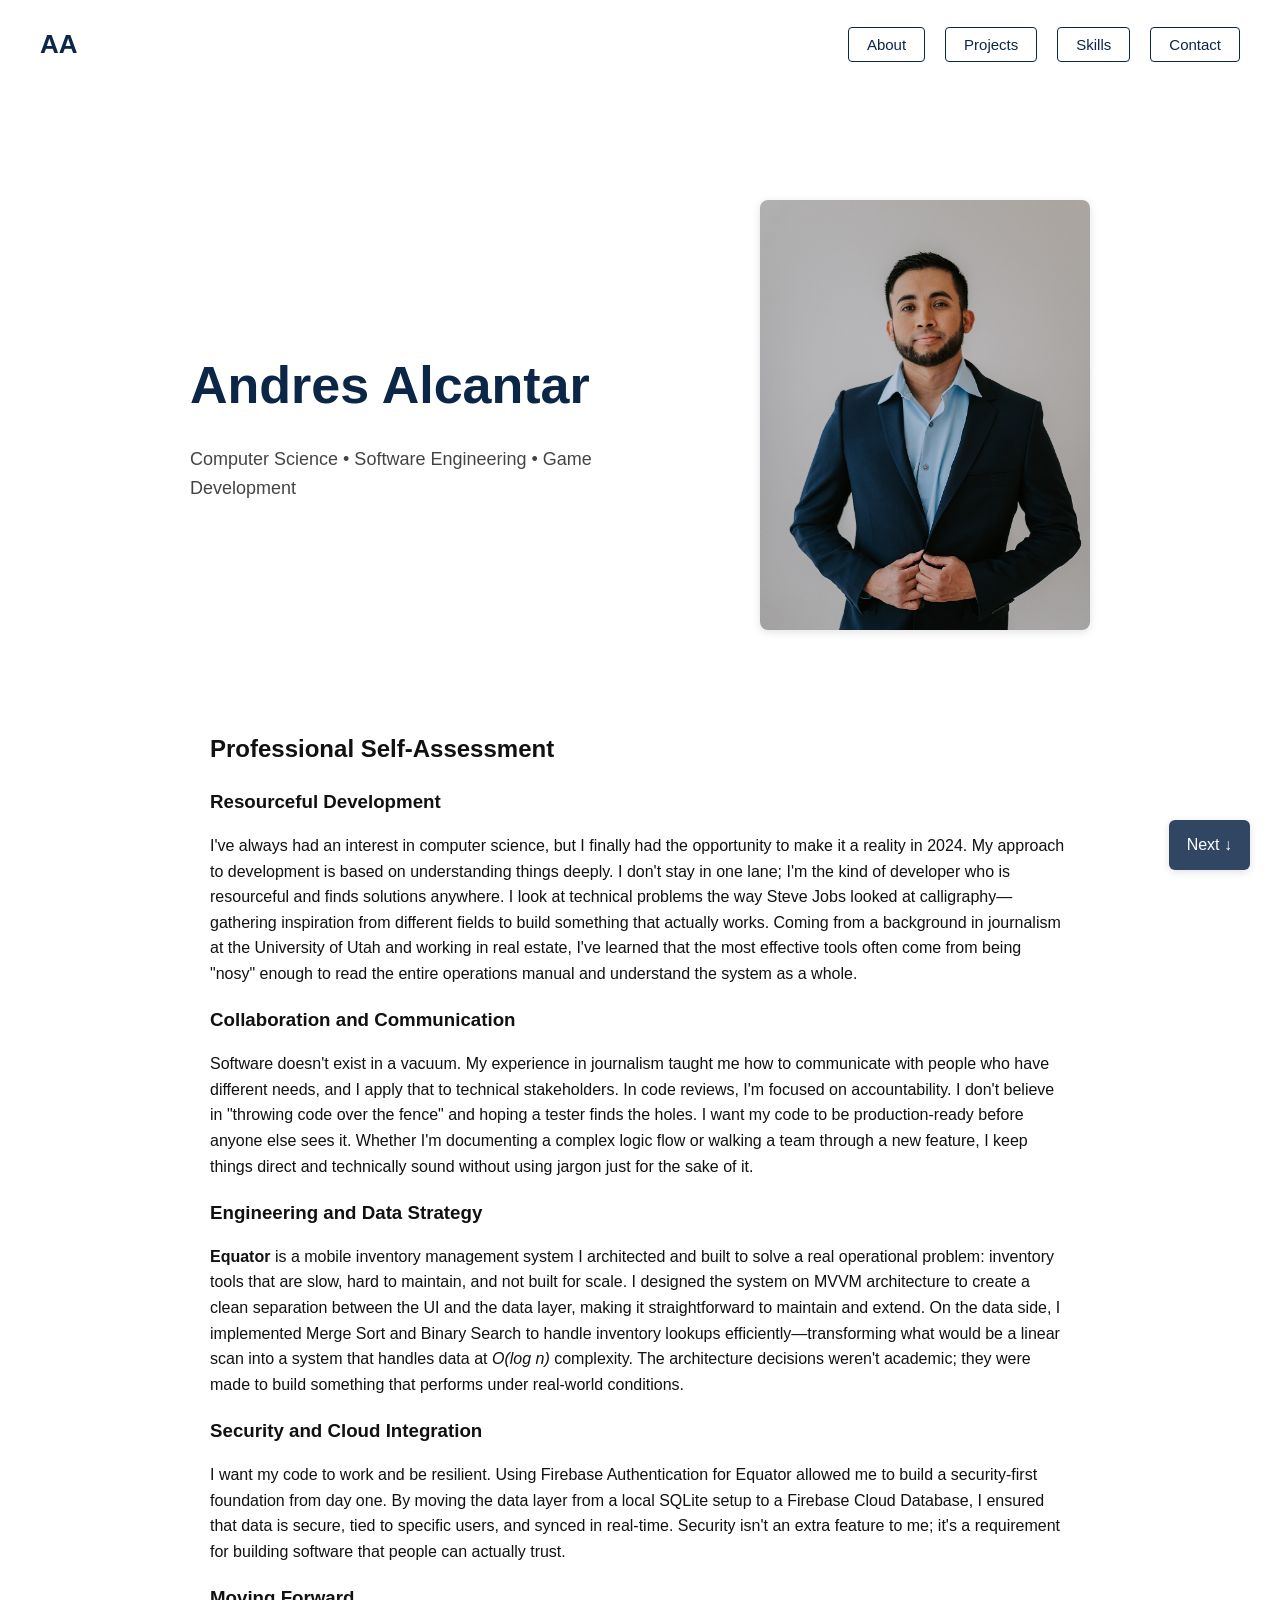
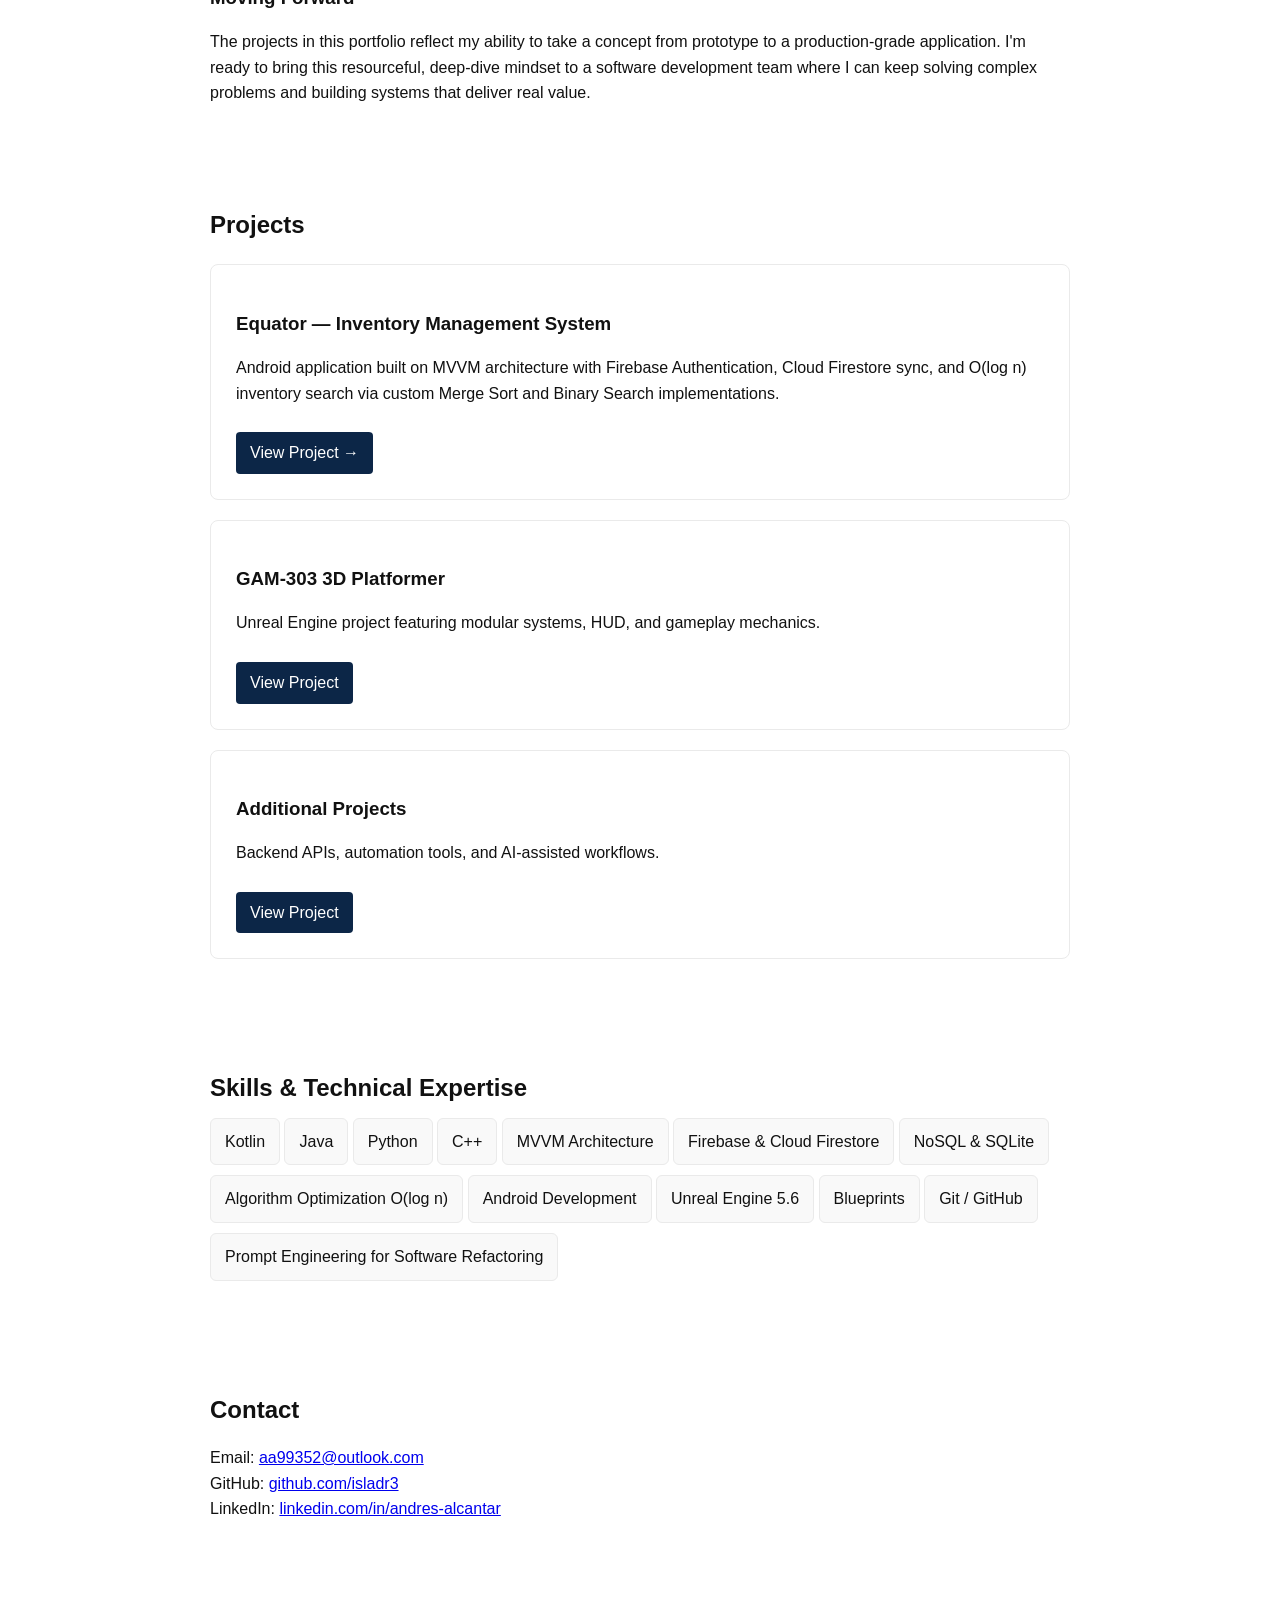
<file: index.html>
<!DOCTYPE html>
<html lang="en">
<head>
    <meta charset="UTF-8">
    <meta name="viewport" content="width=device-width, initial-scale=1.0">
    <title>Andres Alcantar | Portfolio</title>
    <link rel="stylesheet" href="style.css">
</head>
<body>

    <!-- NAVBAR -->
    <nav>
        <div class="logo">AA</div>
        <ul>
            <li><a href="#about">About</a></li>
            <li><a href="#projects">Projects</a></li>
            <li><a href="#skills">Skills</a></li>
            <li><a href="#contact">Contact</a></li>
        </ul>
    </nav>

    <!-- COMPACT HERO -->
<header id="hero" class="hero">
    <div class="hero-container">
        
        <div class="hero-text">
            <h1>Andres Alcantar</h1>
            <p>Computer Science • Software Engineering • Game Development</p>
        </div>

        <img src="assets/images/headshot.jpeg" alt="Andres Alcantar Headshot" class="headshot">
    </div>
</header>



    <!-- ABOUT -->
 <section id="about" class="section hidden">
        <h2>Professional Self-Assessment</h2>
        
        <div class="assessment-content">
            <h3>Resourceful Development</h3>
            <p>
                I've always had an interest in computer science, but I finally had the opportunity to make it a reality in 2024. My approach to development is based on understanding things deeply. I don't stay in one lane; I'm the kind of developer who is resourceful and finds solutions anywhere. I look at technical problems the way Steve Jobs looked at calligraphy—gathering inspiration from different fields to build something that actually works. Coming from a background in journalism at the University of Utah and working in real estate, I've learned that the most effective tools often come from being "nosy" enough to read the entire operations manual and understand the system as a whole.
            </p>

            <h3>Collaboration and Communication</h3>
            <p>
                Software doesn't exist in a vacuum. My experience in journalism taught me how to communicate with people who have different needs, and I apply that to technical stakeholders. In code reviews, I'm focused on accountability. I don't believe in "throwing code over the fence" and hoping a tester finds the holes. I want my code to be production-ready before anyone else sees it. Whether I'm documenting a complex logic flow or walking a team through a new feature, I keep things direct and technically sound without using jargon just for the sake of it.
            </p>

            <h3>Engineering and Data Strategy</h3>
            <p>
                <strong>Equator</strong> is a mobile inventory management system I architected and built to solve a real operational problem: inventory tools that are slow, hard to maintain, and not built for scale. I designed the system on MVVM architecture to create a clean separation between the UI and the data layer, making it straightforward to maintain and extend. On the data side, I implemented Merge Sort and Binary Search to handle inventory lookups efficiently—transforming what would be a linear scan into a system that handles data at <em>O(log n)</em> complexity. The architecture decisions weren't academic; they were made to build something that performs under real-world conditions.
            </p>

            <h3>Security and Cloud Integration</h3>
            <p>
                I want my code to work and be resilient. Using Firebase Authentication for Equator allowed me to build a security-first foundation from day one. By moving the data layer from a local SQLite setup to a Firebase Cloud Database, I ensured that data is secure, tied to specific users, and synced in real-time. Security isn't an extra feature to me; it's a requirement for building software that people can actually trust.
            </p>

            <h3>Moving Forward</h3>
            <p>
                The projects in this portfolio reflect my ability to take a concept from prototype to a production-grade application. I'm ready to bring this resourceful, deep-dive mindset to a software development team where I can keep solving complex problems and building systems that deliver real value.
            </p>
        </div>
    </section>

    <!-- PROJECTS -->
    <section id="projects" class="section hidden">
        <h2>Projects</h2>

        <div class="project-card">
            <h3>Equator — Inventory Management System</h3>
            <p>Android application built on MVVM architecture with Firebase Authentication, Cloud Firestore sync, and O(log n) inventory search via custom Merge Sort and Binary Search implementations.</p>
            <a class="btn" href="equator.html">View Project →</a>
        </div>

        <div class="project-card">
            <h3>GAM‑303 3D Platformer</h3>
            <p>Unreal Engine project featuring modular systems, HUD, and gameplay mechanics.</p>
            <a href="#" class="btn">View Project</a>
        </div>

        <div class="project-card">
            <h3>Additional Projects</h3>
            <p>Backend APIs, automation tools, and AI‑assisted workflows.</p>
            <a href="#" class="btn">View Project</a>
        </div>
    </section>

<!-- SKILLS -->
<section id="skills" class="section">
    <h2>Skills & Technical Expertise</h2>
    <div class="skills-grid">
        <div class="skill-badge">Kotlin</div>
        <div class="skill-badge">Java</div>
        <div class="skill-badge">Python</div>
        <div class="skill-badge">C++</div>
        
        <div class="skill-badge">MVVM Architecture</div>
        <div class="skill-badge">Firebase & Cloud Firestore</div>
        <div class="skill-badge">NoSQL & SQLite</div>
        <div class="skill-badge">Algorithm Optimization O(log n)</div>
        
        <div class="skill-badge">Android Development</div>
        <div class="skill-badge">Unreal Engine 5.6</div>
        <div class="skill-badge">Blueprints</div>
        
        <div class="skill-badge">Git / GitHub</div>
        <div class="skill-badge">Prompt Engineering for Software Refactoring</div>
    </div>
</section>

    <!-- CONTACT -->
<section id="contact" class="section">
    <h2>Contact</h2>
    <p>
        Email: <a href="mailto:aa99352@outlook.com">aa99352@outlook.com</a><br>
        GitHub: <a href="https://github.com/isladr3" target="_blank">github.com/isladr3</a><br>
        LinkedIn: <a href="https://www.linkedin.com/in/andres-alcantar/" target="_blank">linkedin.com/in/andres-alcantar</a>
    </p>
</section>

    <a id="next-section-btn" class="floating-next">Next ↓</a>


    <script src="script.js"></script>
</body>
</html>
</file>
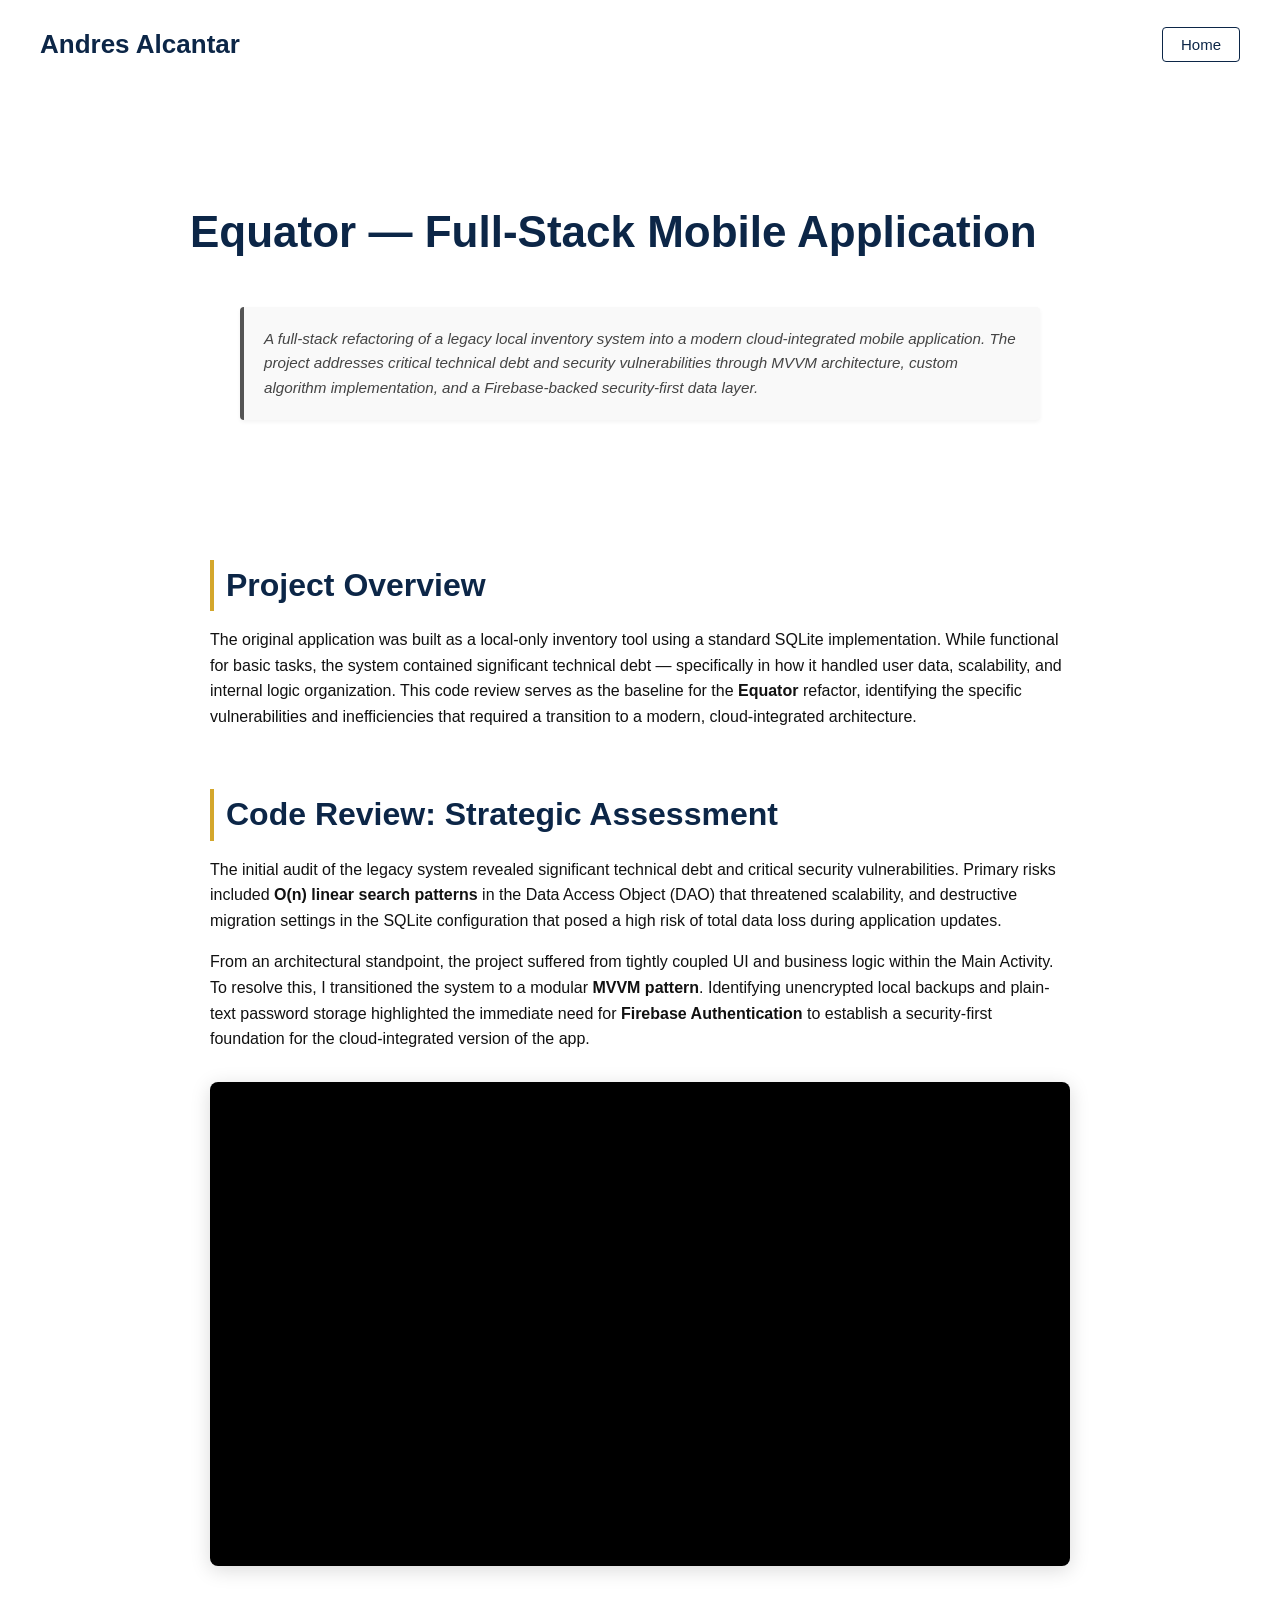
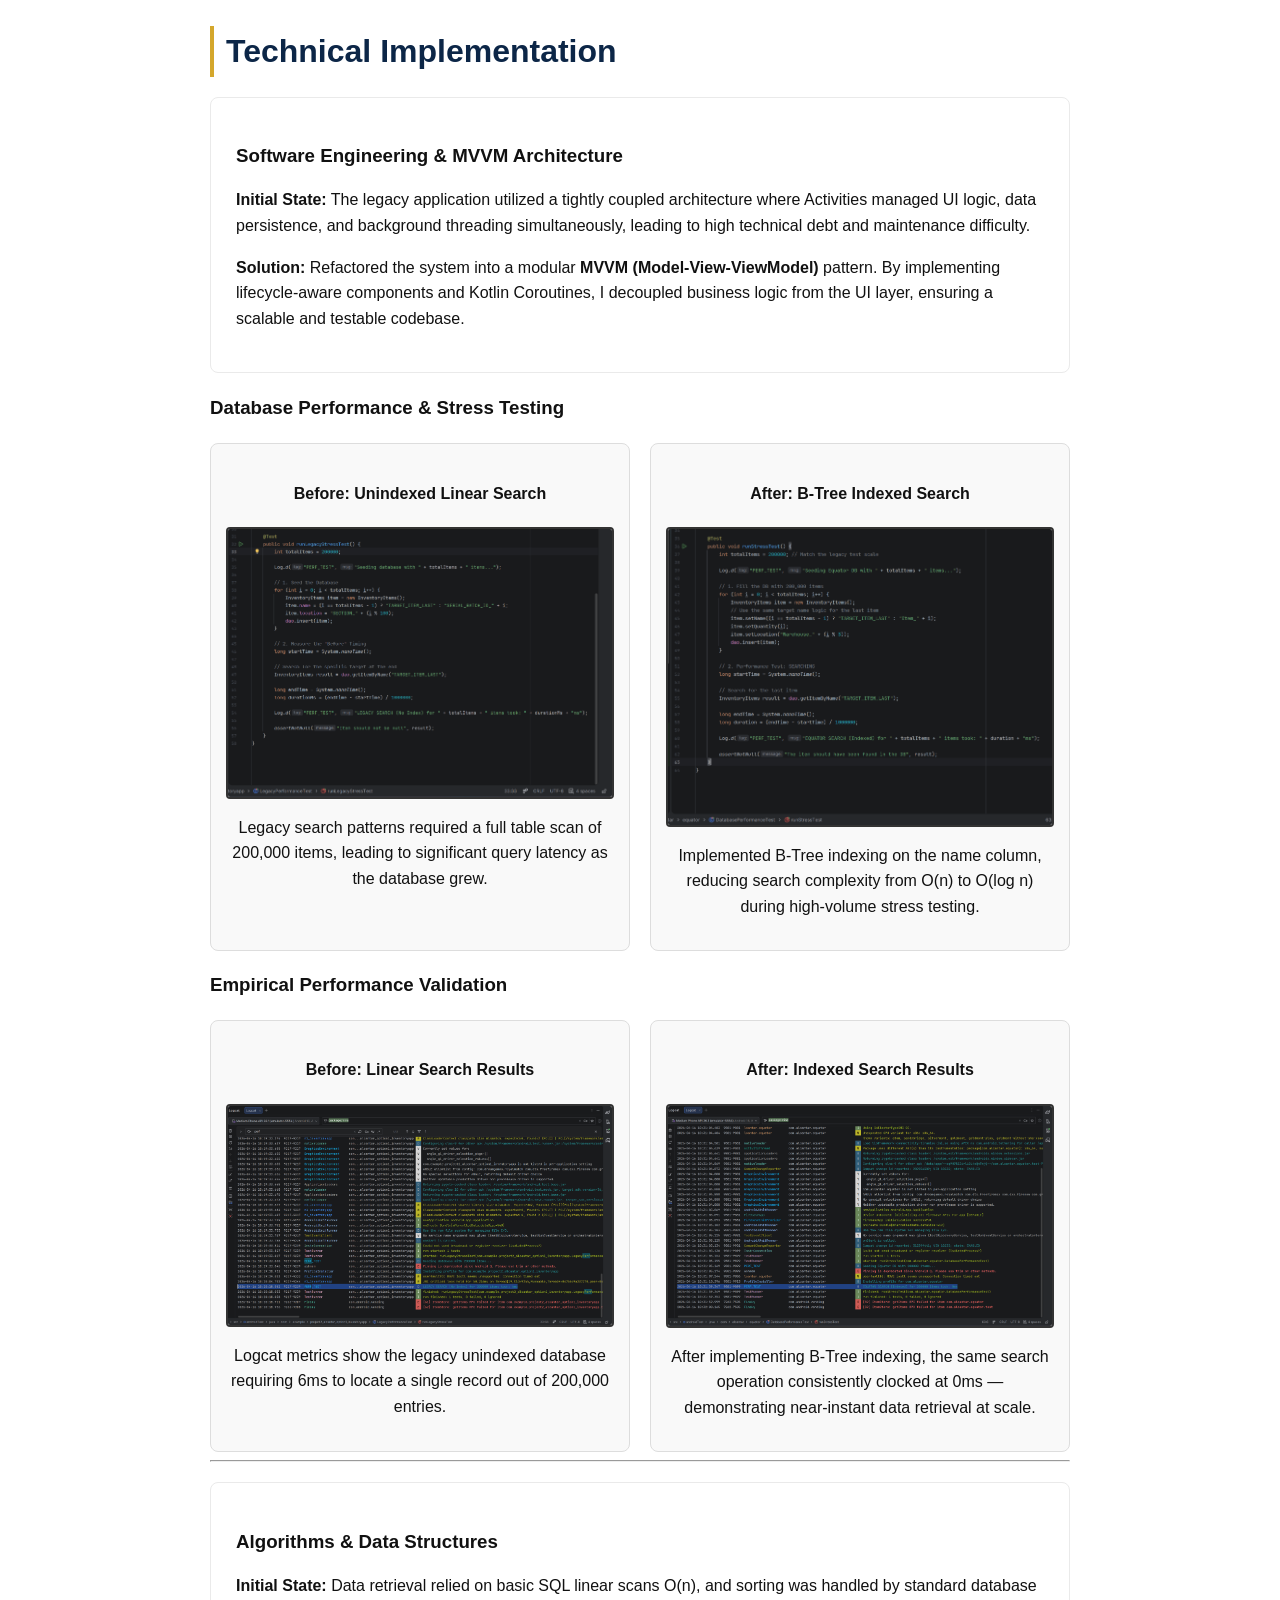
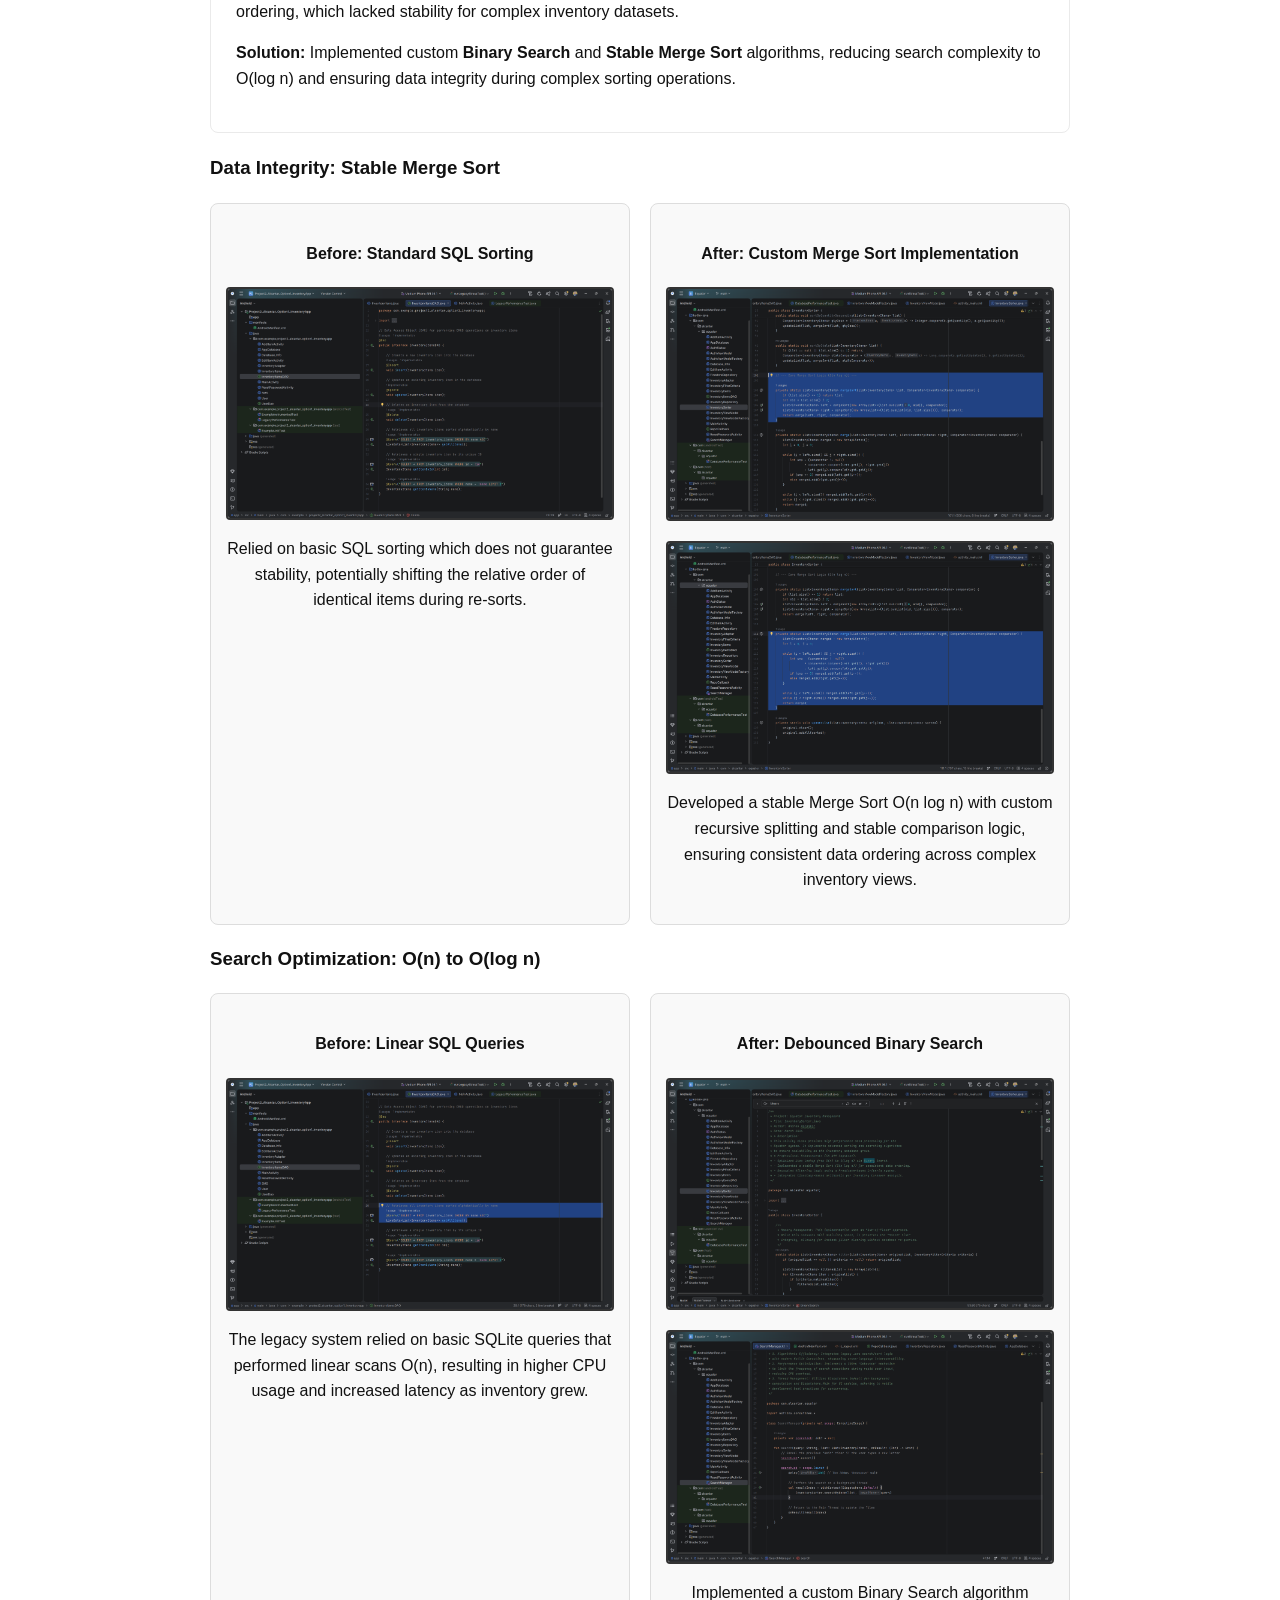
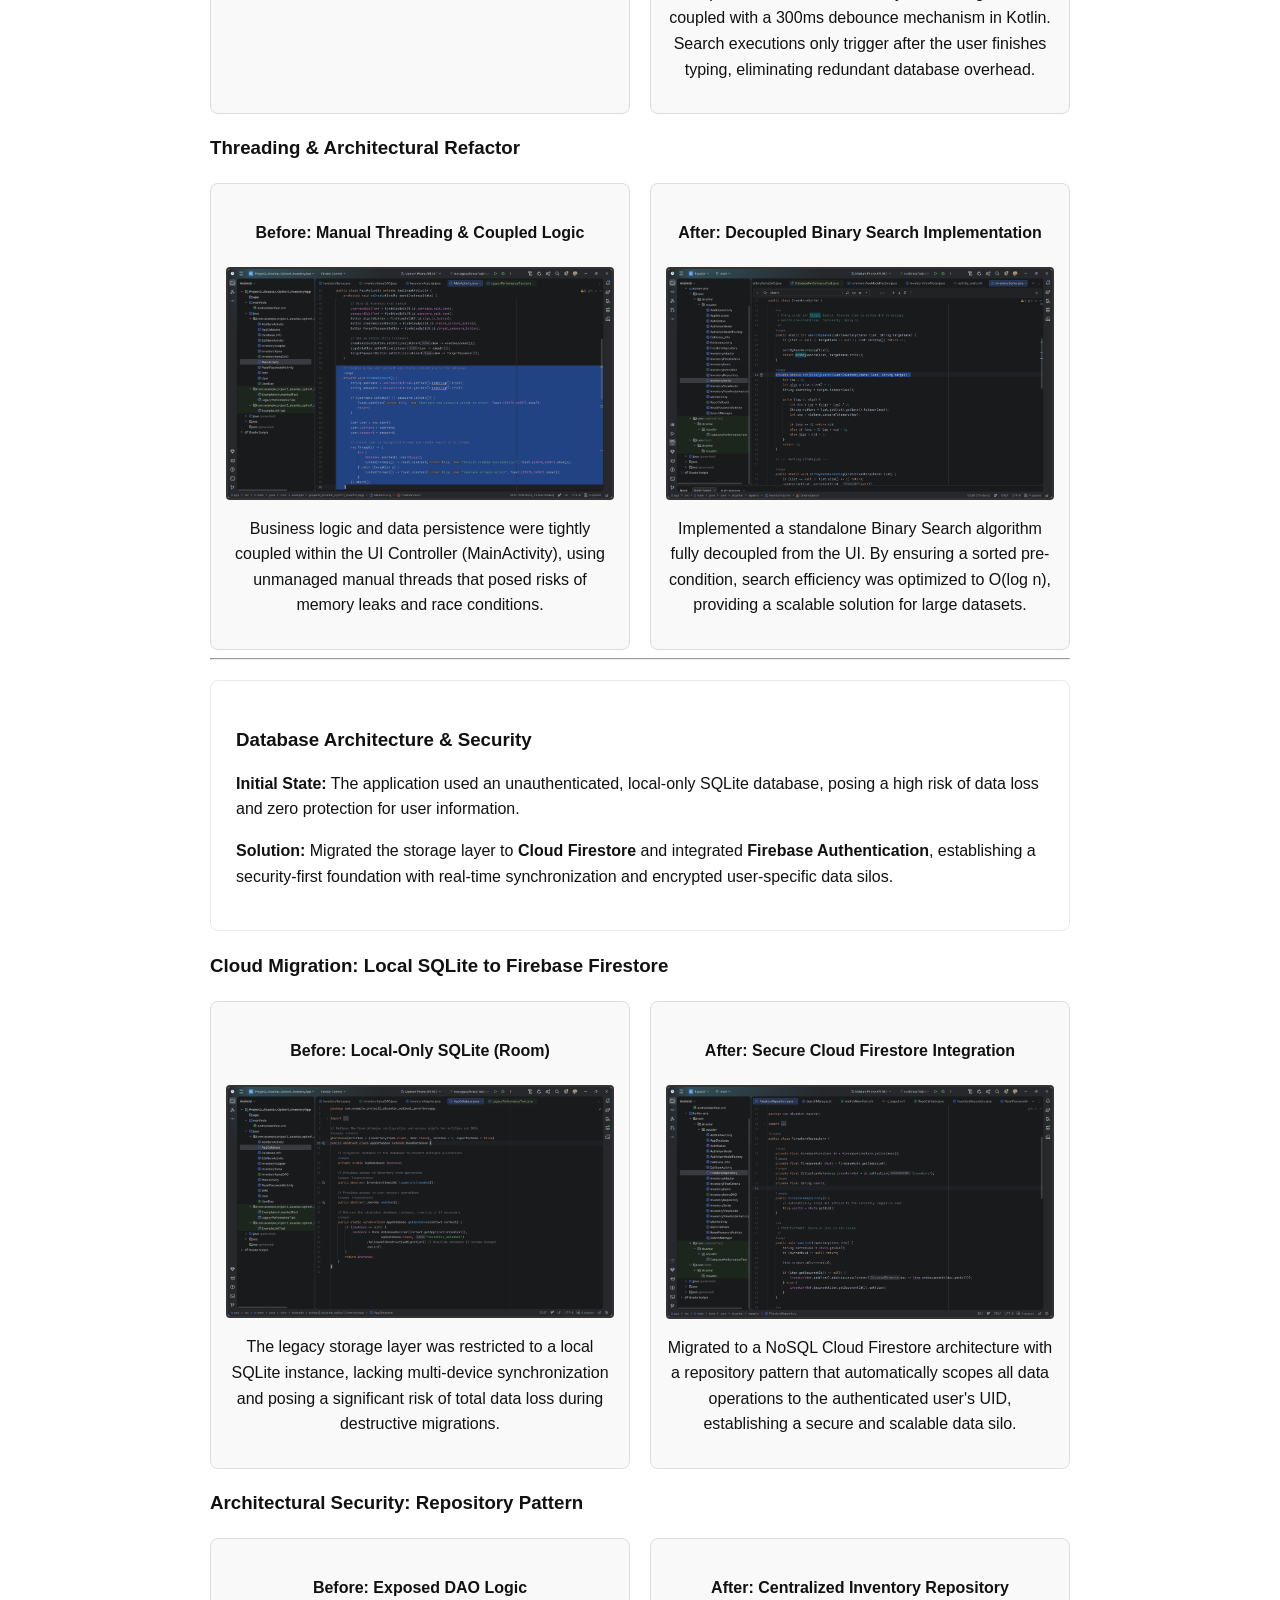
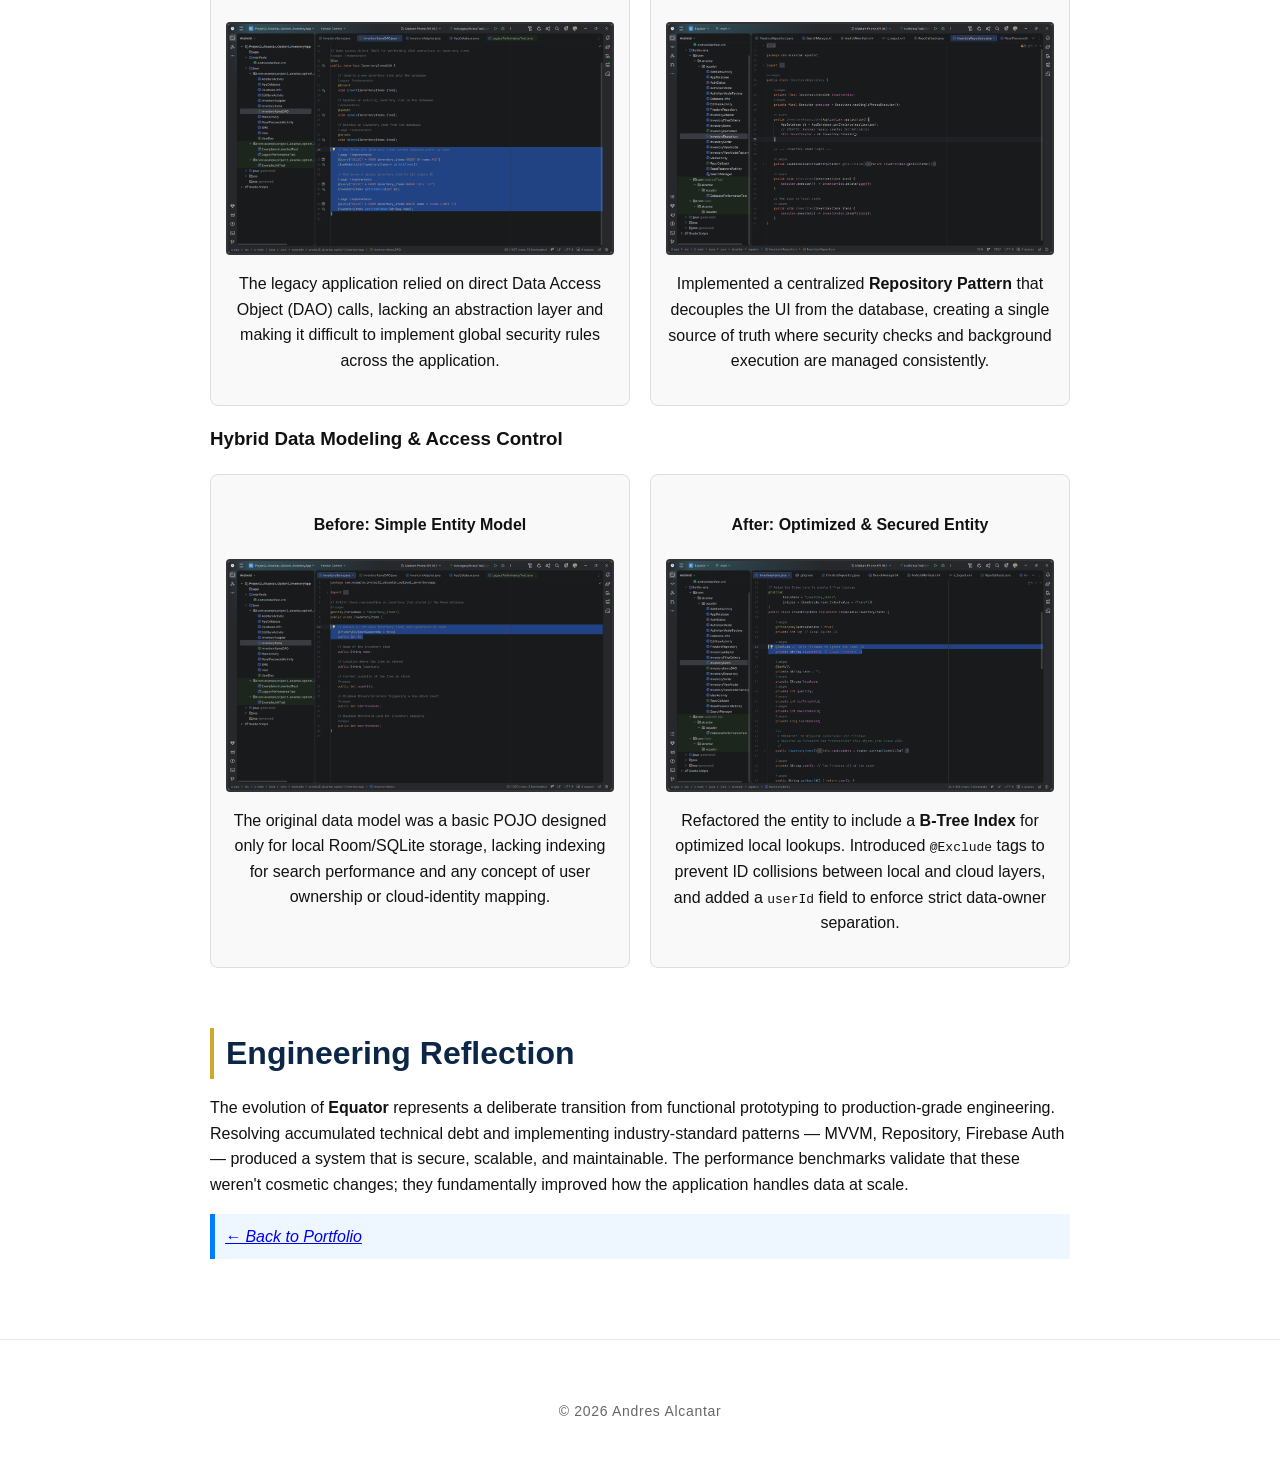
<file: equator.html>
<!DOCTYPE html>
<html lang="en">
<head>
    <meta charset="UTF-8" />
    <meta name="viewport" content="width=device-width, initial-scale=1.0" />
    <title>Equator | Andres Alcantar</title>
    <link rel="stylesheet" href="style.css" />
</head>

<body>

<!-- NAVBAR -->
<nav>
    <div class="logo">Andres Alcantar</div>
    <ul>
        <li><a href="index.html">Home</a></li>
    </ul>
</nav>

<!-- HERO -->
<section class="capstone-hero">
    <h1>Equator — Full-Stack Mobile Application</h1>
    <p class="post-production-note">
        A full-stack refactoring of a legacy local inventory system into a modern cloud-integrated mobile application. The project addresses critical technical debt and security vulnerabilities through MVVM architecture, custom algorithm implementation, and a Firebase-backed security-first data layer.
    </p>
</section>

<!-- SECTION: OVERVIEW -->
<section class="capstone-section">
    <h2>Project Overview</h2>
    <p>
        The original application was built as a local-only inventory tool using a standard SQLite
        implementation. While functional for basic tasks, the system contained significant technical
        debt — specifically in how it handled user data, scalability, and internal logic organization.
        This code review serves as the baseline for the <strong>Equator</strong> refactor, identifying
        the specific vulnerabilities and inefficiencies that required a transition to a modern,
        cloud-integrated architecture.
    </p>
</section>

<!-- SECTION: CODE REVIEW -->
<section class="capstone-section">
    <h2>Code Review: Strategic Assessment</h2>
    <p>
        The initial audit of the legacy system revealed significant technical debt and critical
        security vulnerabilities. Primary risks included <strong>O(n) linear search patterns</strong>
        in the Data Access Object (DAO) that threatened scalability, and destructive migration settings
        in the SQLite configuration that posed a high risk of total data loss during application updates.
    </p>
    <p>
        From an architectural standpoint, the project suffered from tightly coupled UI and business logic
        within the Main Activity. To resolve this, I transitioned the system to a modular
        <strong>MVVM pattern</strong>. Identifying unencrypted local backups and plain-text password
        storage highlighted the immediate need for <strong>Firebase Authentication</strong> to establish
        a security-first foundation for the cloud-integrated version of the app.
    </p>

    <div class="video-container" style="margin-top: 30px; position: relative; padding-bottom: 56.25%; height: 0; overflow: hidden; max-width: 100%; background: #000;">
        <iframe
            src="https://www.youtube.com/embed/EOlng6eZBLw"
            style="position: absolute; top: 0; left: 0; width: 100%; height: 100%; border: 0;"
            allow="accelerometer; autoplay; clipboard-write; encrypted-media; gyroscope; picture-in-picture"
            allowfullscreen>
        </iframe>
    </div>
</section>

<!-- SECTION: TECHNICAL IMPLEMENTATION -->
<section class="capstone-section">
    <h2>Technical Implementation</h2>

    <!-- SOFTWARE ENGINEERING -->
    <div class="project-card">
        <h3>Software Engineering & MVVM Architecture</h3>
        <p><strong>Initial State:</strong> The legacy application utilized a tightly coupled architecture
        where Activities managed UI logic, data persistence, and background threading simultaneously,
        leading to high technical debt and maintenance difficulty.</p>
        <p><strong>Solution:</strong> Refactored the system into a modular
        <strong>MVVM (Model-View-ViewModel)</strong> pattern. By implementing lifecycle-aware components
        and Kotlin Coroutines, I decoupled business logic from the UI layer, ensuring a scalable and
        testable codebase.</p>
    </div>

    <div class="enhancement-sub-section">
        <h3>Database Performance & Stress Testing</h3>

        <div class="comparison-container">
            <div class="before-box">
                <h4>Before: Unindexed Linear Search</h4>
                <img src="assets/images/enhancement1abefore.png" alt="Legacy Stress Test (No Index)" onclick="enlargeImage(this)">
                <p>Legacy search patterns required a full table scan of 200,000 items, leading to
                significant query latency as the database grew.</p>
            </div>
            <div class="after-box">
                <h4>After: B-Tree Indexed Search</h4>
                <img src="assets/images/enhancement1aafter.png" alt="Enhanced Stress Test (Indexed)" onclick="enlargeImage(this)">
                <p>Implemented B-Tree indexing on the name column, reducing search complexity from
                O(n) to O(log n) during high-volume stress testing.</p>
            </div>
        </div>

        <h3>Empirical Performance Validation</h3>

        <div class="comparison-container">
            <div class="before-box">
                <h4>Before: Linear Search Results</h4>
                <img src="assets/images/enhancement1bbefore.png" alt="Logcat showing 6ms search time" onclick="enlargeImage(this)">
                <p>Logcat metrics show the legacy unindexed database requiring 6ms to locate a single
                record out of 200,000 entries.</p>
            </div>
            <div class="after-box">
                <h4>After: Indexed Search Results</h4>
                <img src="assets/images/enhancement1bafter.png" alt="Logcat showing 0ms search time" onclick="enlargeImage(this)">
                <p>After implementing B-Tree indexing, the same search operation consistently clocked
                at 0ms — demonstrating near-instant data retrieval at scale.</p>
            </div>
        </div>
    </div>

    <hr class="section-divider">

    <!-- ALGORITHMS -->
    <div class="project-card">
        <h3>Algorithms & Data Structures</h3>
        <p><strong>Initial State:</strong> Data retrieval relied on basic SQL linear scans O(n), and
        sorting was handled by standard database ordering, which lacked stability for complex inventory
        datasets.</p>
        <p><strong>Solution:</strong> Implemented custom <strong>Binary Search</strong> and
        <strong>Stable Merge Sort</strong> algorithms, reducing search complexity to O(log n) and
        ensuring data integrity during complex sorting operations.</p>
    </div>

    <div class="enhancement-sub-section">
        <h3>Data Integrity: Stable Merge Sort</h3>

        <div class="comparison-container">
            <div class="before-box">
                <h4>Before: Standard SQL Sorting</h4>
                <img src="assets/images/enhancement2abefore.png" alt="Legacy SQL Order By" onclick="enlargeImage(this)">
                <p>Relied on basic SQL sorting which does not guarantee stability, potentially shifting
                the relative order of identical items during re-sorts.</p>
            </div>
            <div class="after-box">
                <h4>After: Custom Merge Sort Implementation</h4>
                <img src="assets/images/enhancement2aafter1.png" alt="Merge Sort Recursive Logic" onclick="enlargeImage(this)" style="margin-bottom: 20px;">
                <img src="assets/images/enhancement2aafter2.png" alt="Stable Merging Comparison" onclick="enlargeImage(this)">
                <p>Developed a stable Merge Sort O(n log n) with custom recursive splitting and stable
                comparison logic, ensuring consistent data ordering across complex inventory views.</p>
            </div>
        </div>

        <h3>Search Optimization: O(n) to O(log n)</h3>

        <div class="comparison-container">
            <div class="before-box">
                <h4>Before: Linear SQL Queries</h4>
                <img src="assets/images/enhancement2bbefore.png" alt="Legacy SQL DAO Query" onclick="enlargeImage(this)">
                <p>The legacy system relied on basic SQLite queries that performed linear scans O(n),
                resulting in higher CPU usage and increased latency as inventory grew.</p>
            </div>
            <div class="after-box">
                <h4>After: Debounced Binary Search</h4>
                <img src="assets/images/enhancement2bafter1.png" alt="InventorySorter Header and Docs" onclick="enlargeImage(this)" style="margin-bottom: 20px;">
                <img src="assets/images/enhancement2bafter2.png" alt="SearchManager Kotlin Implementation" onclick="enlargeImage(this)">
                <p>Implemented a custom Binary Search algorithm coupled with a 300ms debounce mechanism
                in Kotlin. Search executions only trigger after the user finishes typing, eliminating
                redundant database overhead.</p>
            </div>
        </div>

        <h3>Threading & Architectural Refactor</h3>

        <div class="comparison-container">
            <div class="before-box">
                <h4>Before: Manual Threading & Coupled Logic</h4>
                <img src="assets/images/enhancement2cbefore.png" alt="Legacy Manual Threading in MainActivity" onclick="enlargeImage(this)">
                <p>Business logic and data persistence were tightly coupled within the UI Controller
                (MainActivity), using unmanaged manual threads that posed risks of memory leaks and
                race conditions.</p>
            </div>
            <div class="after-box">
                <h4>After: Decoupled Binary Search Implementation</h4>
                <img src="assets/images/enhancement2cafter.png" alt="Custom Binary Search Algorithm Implementation" onclick="enlargeImage(this)">
                <p>Implemented a standalone Binary Search algorithm fully decoupled from the UI.
                By ensuring a sorted pre-condition, search efficiency was optimized to O(log n),
                providing a scalable solution for large datasets.</p>
            </div>
        </div>
    </div>

    <hr class="section-divider">

    <!-- DATABASES & SECURITY -->
    <div class="project-card">
        <h3>Database Architecture & Security</h3>
        <p><strong>Initial State:</strong> The application used an unauthenticated, local-only SQLite
        database, posing a high risk of data loss and zero protection for user information.</p>
        <p><strong>Solution:</strong> Migrated the storage layer to <strong>Cloud Firestore</strong>
        and integrated <strong>Firebase Authentication</strong>, establishing a security-first
        foundation with real-time synchronization and encrypted user-specific data silos.</p>
    </div>

    <div class="enhancement-sub-section">
        <h3>Cloud Migration: Local SQLite to Firebase Firestore</h3>

        <div class="comparison-container">
            <div class="before-box">
                <h4>Before: Local-Only SQLite (Room)</h4>
                <img src="assets/images/enhancement3abefore.png" alt="Legacy AppDatabase SQLite Logic" onclick="enlargeImage(this)">
                <p>The legacy storage layer was restricted to a local SQLite instance, lacking
                multi-device synchronization and posing a significant risk of total data loss
                during destructive migrations.</p>
            </div>
            <div class="after-box">
                <h4>After: Secure Cloud Firestore Integration</h4>
                <img src="assets/images/enhancement3aafter.png" alt="Enhanced FirestoreRepository Implementation" onclick="enlargeImage(this)">
                <p>Migrated to a NoSQL Cloud Firestore architecture with a repository pattern that
                automatically scopes all data operations to the authenticated user's UID,
                establishing a secure and scalable data silo.</p>
            </div>
        </div>

        <h3>Architectural Security: Repository Pattern</h3>

        <div class="comparison-container">
            <div class="before-box">
                <h4>Before: Exposed DAO Logic</h4>
                <img src="assets/images/enhancement3bbefore.png" alt="Legacy InventoryItemsDAO Interface" onclick="enlargeImage(this)">
                <p>The legacy application relied on direct Data Access Object (DAO) calls, lacking
                an abstraction layer and making it difficult to implement global security rules
                across the application.</p>
            </div>
            <div class="after-box">
                <h4>After: Centralized Inventory Repository</h4>
                <img src="assets/images/enhancement3bafter.png" alt="Enhanced InventoryRepository Logic" onclick="enlargeImage(this)">
                <p>Implemented a centralized <strong>Repository Pattern</strong> that decouples the
                UI from the database, creating a single source of truth where security checks and
                background execution are managed consistently.</p>
            </div>
        </div>

        <h3>Hybrid Data Modeling & Access Control</h3>

        <div class="comparison-container">
            <div class="before-box">
                <h4>Before: Simple Entity Model</h4>
                <img src="assets/images/enhancement3cbefore.png" alt="Legacy InventoryItems Entity" onclick="enlargeImage(this)">
                <p>The original data model was a basic POJO designed only for local Room/SQLite
                storage, lacking indexing for search performance and any concept of user ownership
                or cloud-identity mapping.</p>
            </div>
            <div class="after-box">
                <h4>After: Optimized & Secured Entity</h4>
                <img src="assets/images/enhancement3cafter.png" alt="Enhanced InventoryItems with Indices and Firebase Tags" onclick="enlargeImage(this)">
                <p>Refactored the entity to include a <strong>B-Tree Index</strong> for optimized
                local lookups. Introduced <code>@Exclude</code> tags to prevent ID collisions between
                local and cloud layers, and added a <code>userId</code> field to enforce strict
                data-owner separation.</p>
            </div>
        </div>
    </div>

    <div id="imageOverlay" class="overlay" onclick="closeImage()">
        <span class="close-btn">&times;</span>
        <img class="overlay-content" id="fullImage">
        <div id="caption"></div>
    </div>
</section>

<!-- SECTION: REFLECTION -->
<section class="capstone-section">
    <h2>Engineering Reflection</h2>
    <p>
        The evolution of <strong>Equator</strong> represents a deliberate transition from functional
        prototyping to production-grade engineering. Resolving accumulated technical debt and
        implementing industry-standard patterns — MVVM, Repository, Firebase Auth — produced a system
        that is secure, scalable, and maintainable. The performance benchmarks validate that these
        weren't cosmetic changes; they fundamentally improved how the application handles data at scale.
    </p>
    <div class="outcome-alignment">
        <a href="index.html">← Back to Portfolio</a>
    </div>
</section>

<!-- FOOTER -->
<footer class="capstone-footer">
    © 2026 Andres Alcantar
</footer>

<script>
    function enlargeImage(img) {
        var overlay = document.getElementById("imageOverlay");
        var fullImg = document.getElementById("fullImage");
        var captionText = document.getElementById("caption");
        overlay.style.display = "flex";
        fullImg.src = img.src;
        captionText.innerHTML = img.alt;
    }

    function closeImage() {
        document.getElementById("imageOverlay").style.display = "none";
    }
</script>
</body>
</html>
</file>
<file: style.css>
/* ================================
   1. GLOBAL SETTINGS & VARIABLES
   ================================ */
:root {
    --navy: #0C2647;
    --gold: #D4A72C;
    --text-dark: #111111;
    --text-gray: #444444;
    --border-gray: #eaeaea;
}

*, *::before, *::after {
    box-sizing: border-box; /* Essential for padding/borders */
}

html {
    scroll-behavior: smooth;
}

body {
    margin: 0;
    font-family: 'Inter', sans-serif;
    background: #ffffff;
    color: var(--text-dark);
    line-height: 1.6;
    overflow-x: hidden;
}

h1, h2, h3 {
    font-weight: 600;
    margin-bottom: 10px;
}

.section {
    max-width: 900px;
    margin: 100px auto; /* Increased from 80px to 100px */
    padding: 0 20px;
}

/* ================================
   2. NAVIGATION
   ================================ */
nav {
    position: fixed;
    top: 0;
    width: 100%;
    height: 90px; 
    padding: 20px 40px;
    display: flex;
    justify-content: space-between;
    align-items: center;
    z-index: 1000;
    transition: all 0.4s ease;
    background: #ffffff; 
}

nav .logo {
    font-size: 26px;
    font-weight: 700;
    color: var(--navy);
}

nav ul {
    list-style: none;
    display: flex;
    gap: 20px;
    margin: 0;
    padding: 0;
}

/* Base Button Style */
nav a {
    color: var(--navy);
    padding: 8px 18px; /* Slightly wider for better proportion */
    border: 1px solid var(--navy);
    border-radius: 4px;
    text-decoration: none;
    background: transparent;
    transition: all 0.3s ease;
    font-weight: 500;
    font-size: 15px;
}

/* Hover Effect: Navy fill with White text */
nav a:hover {
    background-color: var(--navy);
    color: #ffffff !important;
    border-color: var(--navy);
}

/* SCROLLED STATE */
nav.scrolled {
    background: var(--navy);
    height: 70px;
    box-shadow: 0 2px 10px rgba(0,0,0,0.15);
}

nav.scrolled .logo,
nav.scrolled a {
    color: #ffffff !important;
    border-color: #ffffff;
}

nav.scrolled a:hover {
    background-color: var(--gold);
    color: var(--navy) !important;
    border-color: var(--gold);
}

/* ================================
   3. HERO SECTION
   ================================ */
.hero {
    padding-top: 200px;
}

.hero-container {
    display: flex;
    align-items: center;
    justify-content: space-between;
    gap: 60px; /* Increased from 40px to 60px */
    max-width: 900px;
    margin: 0 auto;
}

.hero-text {
    flex: 1;
    text-align: left;
}

.hero-text h1 {
    font-size: 52px;
    margin-bottom: 8px;
    color: var(--navy);
}

.hero-text p {
    font-size: 18px;
    color: var(--text-gray);
}

.headshot {
    width: 330px;
    height: 430px;
    object-fit: cover;
    object-position: center top;
    border-radius: 8px;
    box-shadow: 0 2px 8px rgba(0,0,0,0.12);
}

/* ================================
   4. COMPONENTS (Cards, Buttons, Badges)
   ================================ */
.project-card {
    border: 1px solid var(--border-gray);
    padding: 25px;
    margin: 20px 0;
    border-radius: 8px;
    transition: border-color 0.3s ease;
    background: #fff;
}

.project-card:hover {
    border-color: var(--navy);
}

.btn {
    display: inline-block;
    margin-top: 10px;
    padding: 8px 14px;
    background: var(--navy);
    color: white;
    text-decoration: none;
    border-radius: 4px;
    transition: background 0.3s ease;
}

.btn:hover {
    background: var(--gold);
}

.skill-badge {
    display: inline-flex;
    justify-content: center;
    align-items: center;
    padding: 10px 14px;
    border: 1px solid var(--border-gray);
    border-radius: 6px;
    background: #f9f9f9;
    font-weight: 500;
    white-space: nowrap;
    margin-bottom: 10px; /* Prevents badges from touching when they wrap */
}

.skill-badge:hover {
    border-color: var(--navy);
    background: rgba(21, 58, 91, 0.08);
}

.floating-next {
    position: fixed;
    bottom: 30px;
    right: 30px;
    background: var(--navy);
    color: white;
    padding: 12px 18px;
    border-radius: 6px;
    text-decoration: none;
    font-weight: 500;
    box-shadow: 0 2px 8px rgba(0,0,0,0.15);
    transition: all 0.3s ease;
    opacity: 0.85;
    cursor: pointer;
    z-index: 20;
}

.floating-next:hover {
    background: var(--gold);
    opacity: 1;
}

/* ================================
   5. CAPSTONE PAGE STYLING
   ================================ */
.capstone-hero {
    padding-top: 160px;
    padding-bottom: 40px;
    max-width: 900px;
    margin: 0 auto;
}

.capstone-hero h1 {
    font-size: 44px;
    color: var(--navy);
}

.capstone-section {
    max-width: 900px;
    margin: 60px auto;
    padding: 0 20px;
}

.capstone-section h2 {
    font-size: 32px;
    color: var(--navy);
    border-left: 4px solid var(--gold);
    padding-left: 12px;
}

.capstone-section ul {
    margin: 10px 0 0 20px;
    color: var(--text-gray);
}

/* ================================
   6. UTILITIES & VIDEO
   ================================ */
.hidden {
    opacity: 0;
    transform: translateY(40px);
    transition: all 0.6s ease;
}

.show {
    opacity: 1;
    transform: translateY(0);
}

#projects.section {
    margin-bottom: 110px;
}

/* Updated Video Container for MP4 or YouTube */
.video-container {
    width: 100%;
    max-width: 900px;
    margin: 40px auto; /* Changed from '40px 0' to '40px auto' */
    border-radius: 8px;
    overflow: hidden;
    box-shadow: 0 4px 20px rgba(0,0,0,0.15);
    background: #000;
    position: relative;
}

/* This handles the direct MP4 file */
.portfolio-video {
    width: 100%;
    display: block;
    height: auto;
}

/* This handles the YouTube fallback if you go back to it */
.video-container iframe {
    width: 100%;
    height: 506px; /* Maintains 16:9 ratio for 900px width */
    border: none;
}

.capstone-footer {
    text-align: center;
    padding: 60px 0;
    margin-top: 80px;
    border-top: 1px solid var(--border-gray);
    color: #666666;
    font-size: 14px;
    letter-spacing: 0.7px;
}

#outcomes {
    margin-top: 120px; /* Space above the whole section */
    padding-top: 60px;
    border-top: 1px solid var(--border-gray);
}

#outcomes h2 {
    margin-bottom: 50px; /* Spreads space between title and first outcome */
    font-size: 32px;
}

.outcome-item {
    margin-bottom: 40px; /* Spreads space between each individual outcome */
    padding-left: 20px;
    border-left: 3px solid var(--gold);
}

.outcome-item strong {
    display: block;
    color: var(--navy);
    font-size: 1.15rem;
    margin-bottom: 8px;
}

.capstone-footer {
    text-align: center;
    padding: 60px 0;
    margin-top: 80px;
    border-top: 1px solid var(--border-gray);
    color: #666666;
    font-size: 14px;
    letter-spacing: 0.7px;
}

.post-production-note {
    text-align: left;
    max-width: 800px;
    margin: 40px auto; /* Centers the block horizontally */
    padding: 20px;
    background-color: #f9f9f9;
    border-left: 4px solid #555;
    border-radius: 4px;
    font-style: italic;
    font-size: 0.95em;
    color: #444;
    line-height: 1.6;
    overflow-wrap: break-word; /* Prevents text overflow on small screens */
    box-shadow: 0 2px 4px rgba(0,0,0,0.05);
}

.post-production-note a {
    color: #004b8d;
    text-decoration: underline;
    font-weight: bold;
}

/* Container for the comparison pair */
.comparison-container {
    display: flex;
    gap: 20px;
    margin-top: 20px;
    flex-wrap: wrap; /* Allows stacking on mobile */
}

/* Individual boxes for Before and After */
.before-box, .after-box {
    flex: 1;
    min-width: 300px; /* Prevents them from getting too skinny */
    background: #f9f9f9;
    padding: 15px;
    border-radius: 8px;
    border: 1px solid #ddd;
    text-align: center;
}

/* --- Updated Comparison Images --- */
.comparison-container img {
    max-width: 100%;
    height: auto;
    border: 2px solid #333;
    border-radius: 4px;
    margin-bottom: 10px;
    display: block; 
    margin-left: auto;
    margin-right: auto;
    
    /* ADDED: Makes it look like a button */
    cursor: pointer; 
    transition: transform 0.3s ease, opacity 0.3s ease;
}

/* ADDED: Explicit hover state */
.comparison-container img:hover {
    opacity: 0.8;
    transform: scale(1.02);
    border-color: #007bff; /* Blue border on hover to show interaction */
}

/* Style for the Outcome text below the images */
.outcome-alignment {
    margin-top: 15px;
    padding: 10px;
    background-color: #eef6ff;
    border-left: 5px solid #007bff;
    font-style: italic;
}

/* The Overlay (background) */
.overlay {
    display: none; 
    position: fixed; 
    z-index: 1000; 
    left: 0;
    top: 0;
    width: 100%; 
    height: 100%; 
    background-color: rgba(0,0,0,0.9); 
    justify-content: center;
    align-items: center;
    flex-direction: column;
}

/* The actual enlarged image */
.overlay-content {
    max-width: 90%;
    max-height: 80%;
    border: 3px solid white;
    box-shadow: 0px 0px 20px rgba(255,255,255,0.5);
}

/* The Close Button */
.close-btn {
    position: absolute;
    top: 20px;
    right: 35px;
    color: white;
    font-size: 60px;
    font-weight: bold;
    cursor: pointer;
}

#caption {
    margin-top: 15px;
    color: #ccc;
    font-size: 1.2rem;
}

/* ================================
   7. RESPONSIVE MEDIA QUERIES
   ================================ */
@media (max-width: 768px) {
    .hero-container {
        flex-direction: column-reverse;
        text-align: center;
    }

    .hero-text h1 {
        font-size: 38px;
    }

    .headshot {
        width: 200px;
        height: auto;
    }

    nav {
        padding: 10px 20px;
    }
    
    /* Only keep this if you are using YouTube; delete if using MP4 */
    .video-container iframe {
        height: 250px; 
    }
}
</file>
